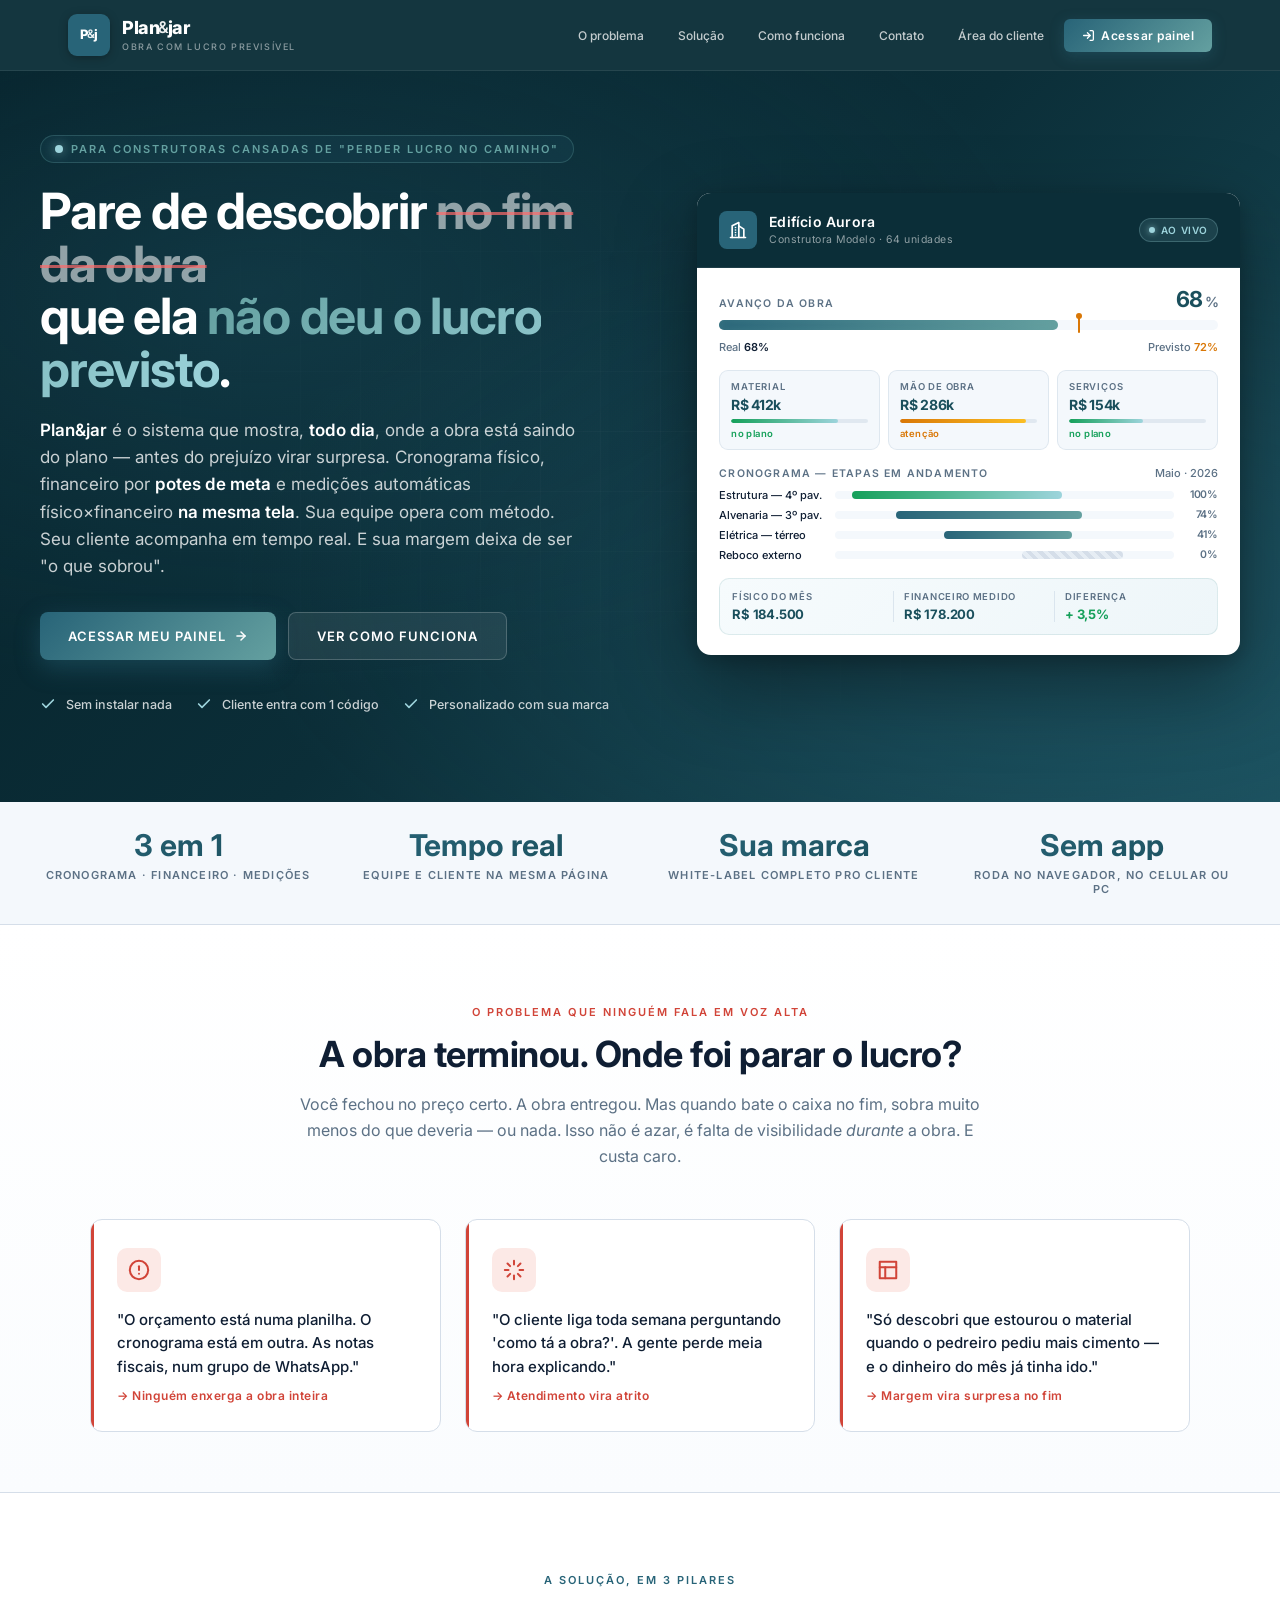
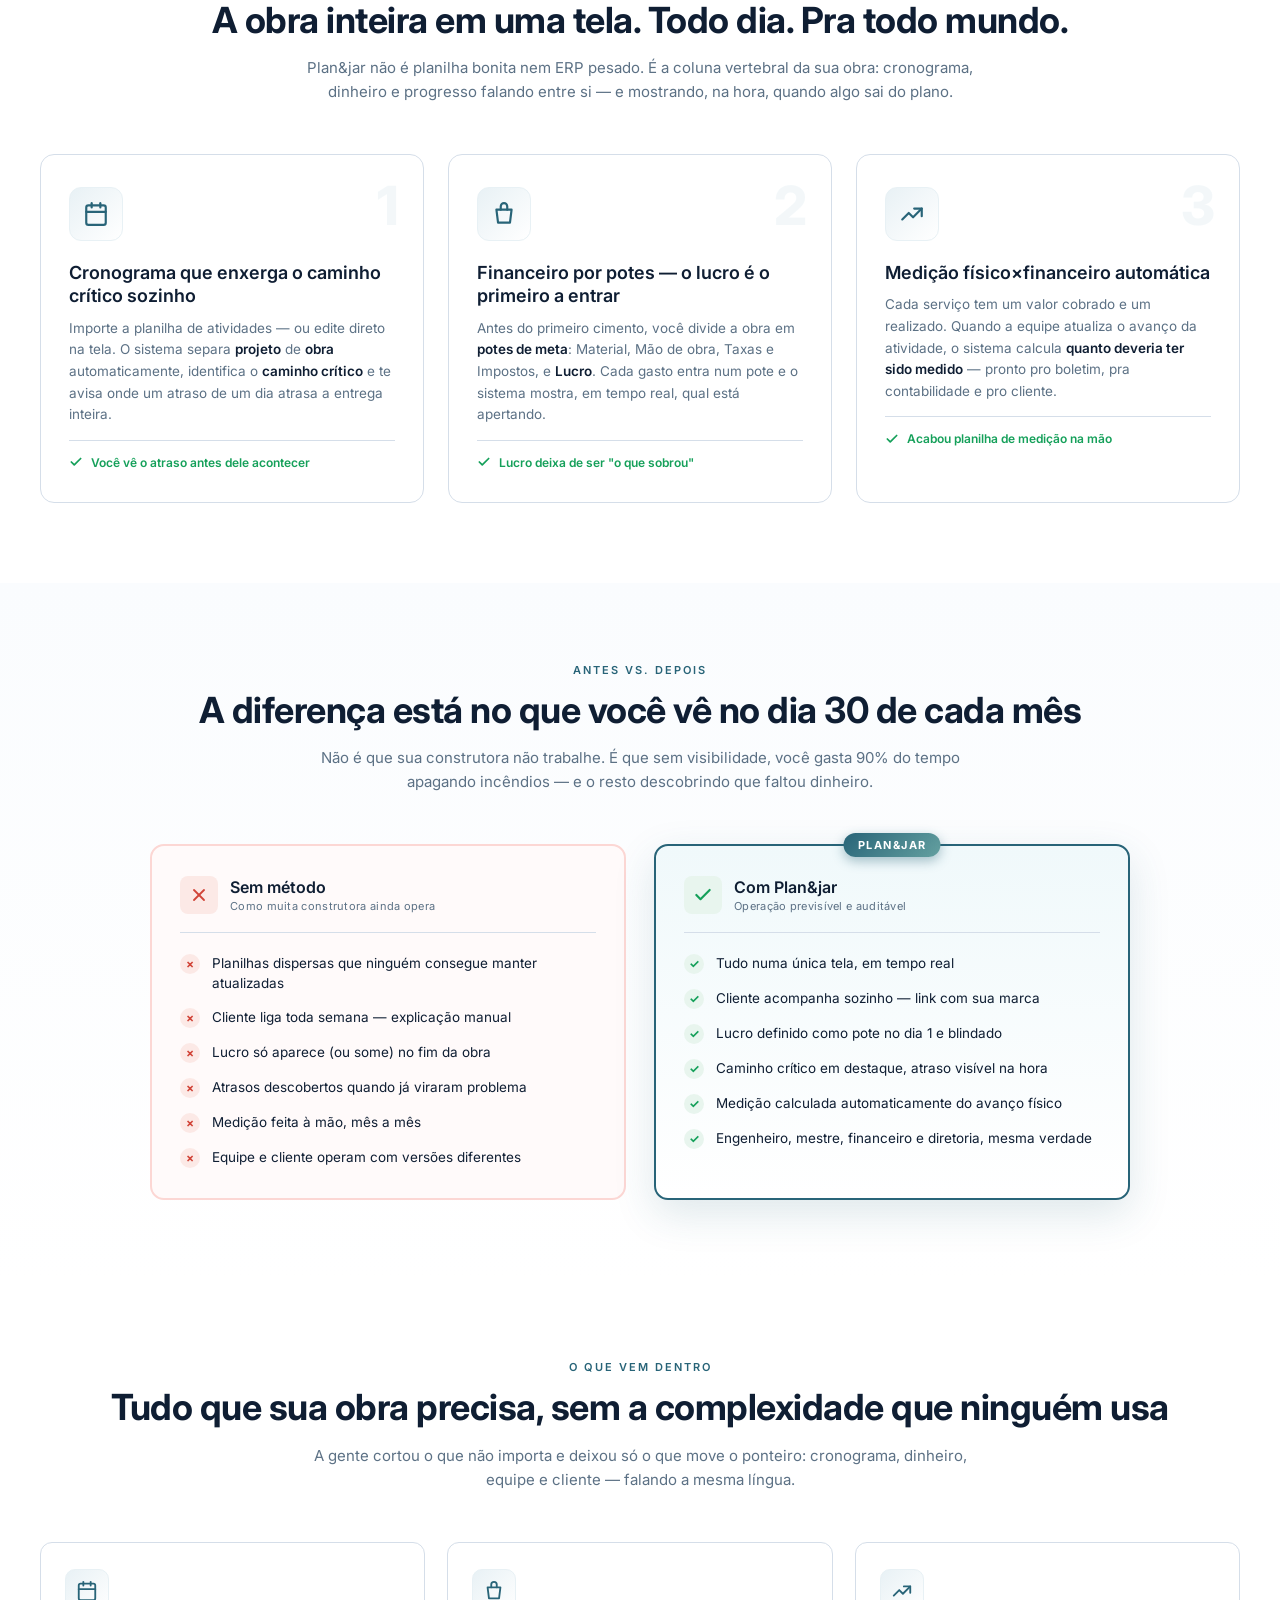
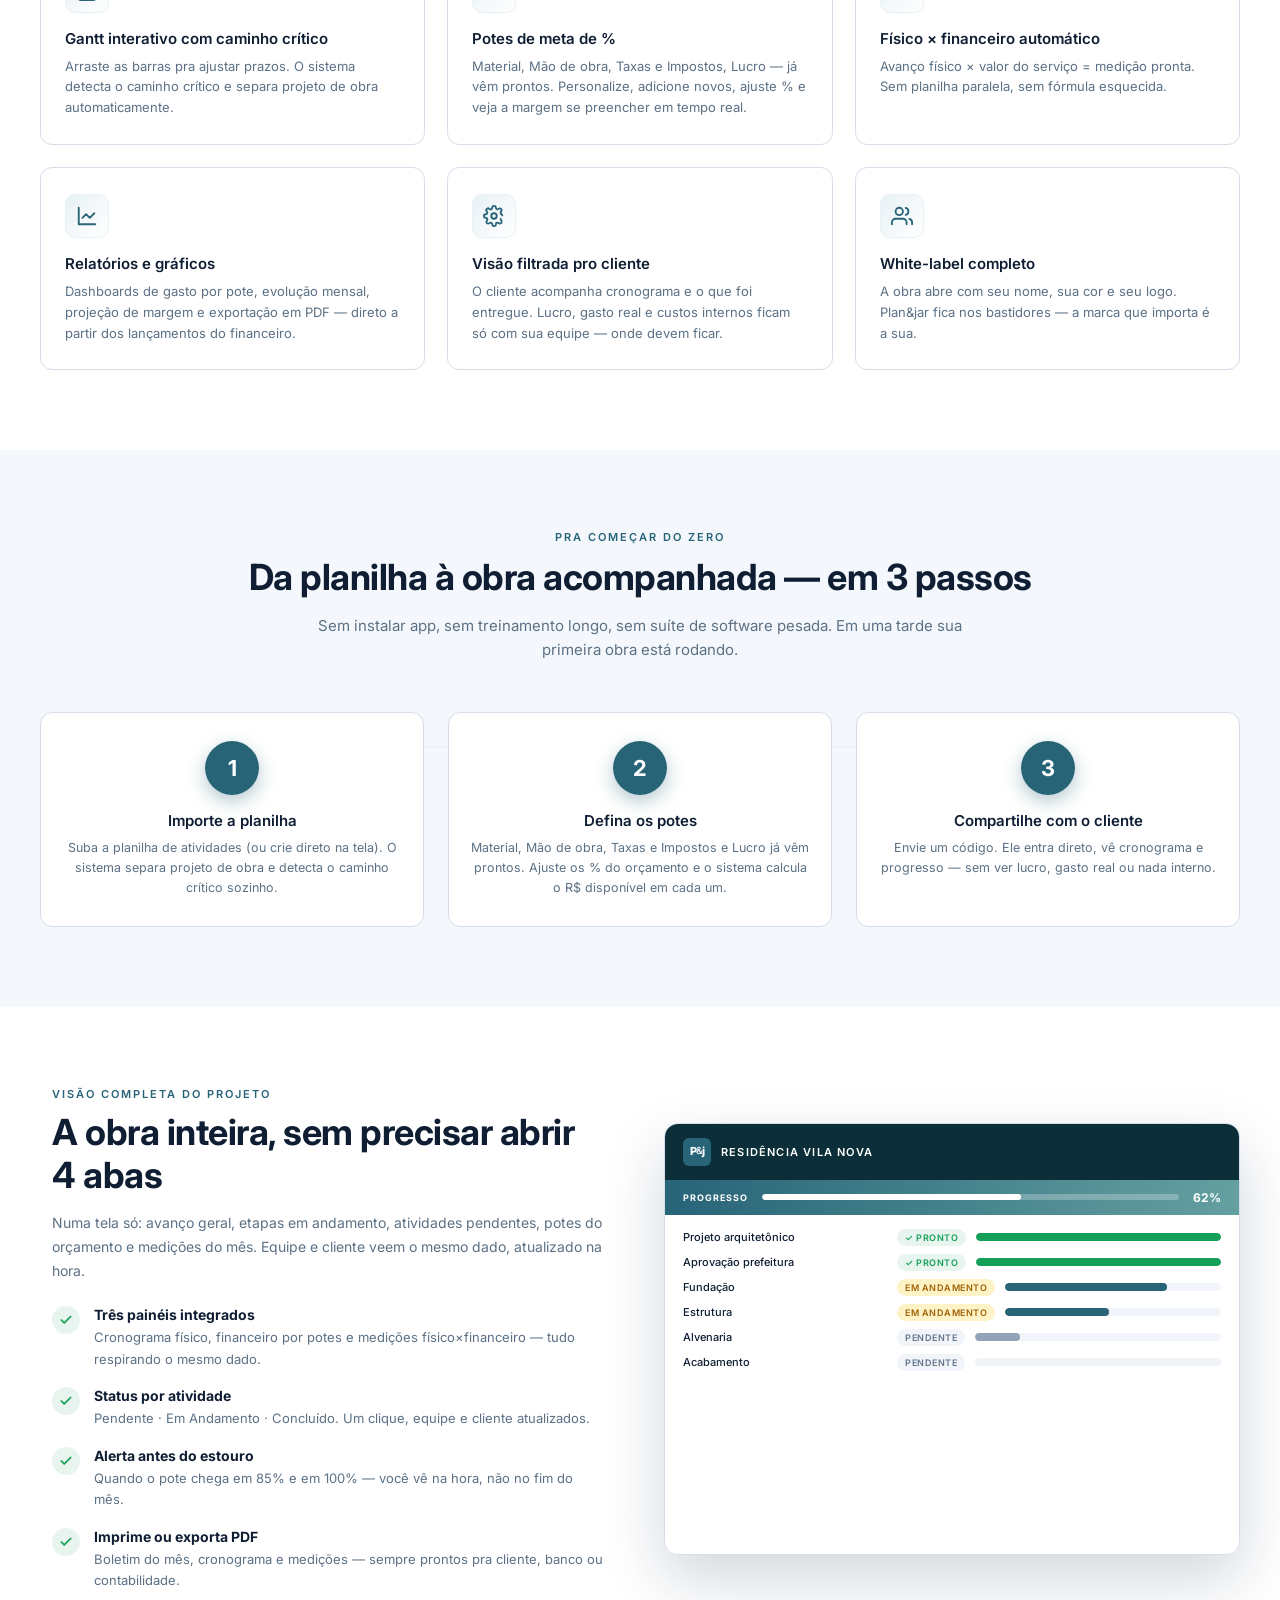
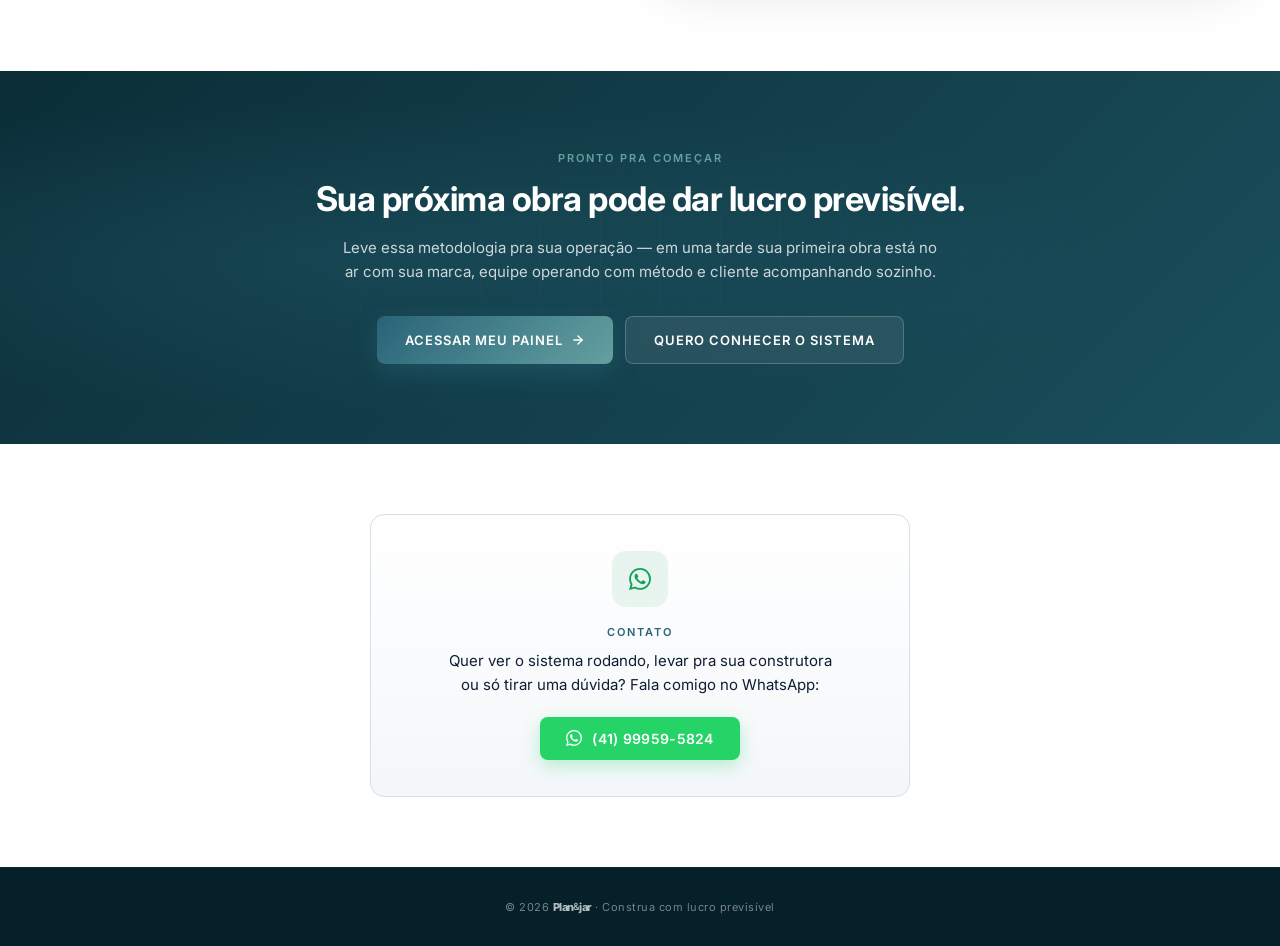
<file: empresa.html>
<!DOCTYPE html>
<html lang="pt-BR">
<head>
<meta charset="UTF-8">
<meta name="viewport" content="width=device-width, initial-scale=1.0">
<meta http-equiv="Cache-Control" content="no-cache, no-store, must-revalidate">
<meta http-equiv="Pragma" content="no-cache">
<meta http-equiv="Expires" content="0">
<meta name="version" content="2026-04-29-v4">
<title>Plan&amp;jar — A construtora para de perder dinheiro na obra</title>
<meta name="description" content="Plan&jar é o sistema que mostra, todo dia, onde sua obra está saindo do plano — antes do prejuízo aparecer. Cronograma, financeiro por potes e medições físico×financeiro em uma só tela.">
<link href="https://fonts.googleapis.com/css2?family=Inter:wght@300;400;500;600;700;800&display=swap" rel="stylesheet">
<style>
*,*::before,*::after{box-sizing:border-box;margin:0;padding:0}
:root{
  /* ═══════ PALETA UNIFICADA PLAN&JAR (idêntica ao index.html) ═══════ */
  --c-deep:#052028;          /* fundo escuro premium  */
  --c-navy:#0B2E38;          /* topbars/navs          */
  --c-teal:#1A4F5C;          /* primária escura       */
  --c-mid:#286478;           /* primária média        */
  --c-bright:#64A0A0;        /* hover/accent          */
  --c-light:#78B4B4;         /* destaque claro        */
  --c-cyan:#9DD4DC;          /* highlights/pulses     */

  /* Aliases legados — mantidos com novos valores pra não quebrar nada */
  --navy:#1A4F5C;            /* era #1C3D5A → c-teal  */
  --navy-dark:#0B2E38;       /* era #122738 → c-navy  */
  --navy-deeper:#052028;     /* era #0A1A26 → c-deep  */
  --navy-light:#286478;      /* era #2A5580 → c-mid   */
  --teal:#286478;            /* era #1A7A9A → c-mid   */
  --teal-light:#E8F1F5;      /* era #D6EEF6           */
  --teal-bright:#64A0A0;     /* era #22A0C4 → c-bright*/

  --green:#15A05A;--green-bg:#E8F5EE;--green-bright:#9DD4DC;
  --red:#D14438;--red-bg:#FCE9E6;
  --amber:#D97706;--amber-bg:#FEF3C7;
  --border:#D5DEE9;--bg:#F4F8FC;--white:#FFFFFF;
  --text:#0F1E33;--muted:#5C7185;--gray-bg:#F4F8FC;
}
html,body{overflow-x:hidden;scroll-behavior:smooth}
body{
  font-family:'Inter','Poppins',system-ui,sans-serif;
  color:var(--text);
  -webkit-font-smoothing:antialiased;
  background:var(--white);
}

@keyframes fadeUp{from{opacity:0;transform:translateY(20px)}to{opacity:1;transform:translateY(0)}}
@keyframes fadeIn{from{opacity:0}to{opacity:1}}
@keyframes shake{0%,100%{transform:translateX(0)}25%{transform:translateX(-6px)}75%{transform:translateX(6px)}}
@keyframes spin{to{transform:rotate(360deg)}}
@keyframes float{0%,100%{transform:translateY(0)}50%{transform:translateY(-8px)}}
@keyframes shimmer{0%{background-position:-200px 0}100%{background-position:200px 0}}
@keyframes slideDown{from{opacity:0;transform:translateY(-10px)}to{opacity:1;transform:translateY(0)}}
@keyframes pulse{0%,100%{opacity:1}50%{opacity:.55}}

/* ═══════════ LOGO Plan&jar (visualmente parece "Planejar") ═══════════ */
.logo-text{
  font-family:'Inter','Poppins',sans-serif;
  font-weight:800;
  letter-spacing:-.5px;
  line-height:1;
  display:inline-flex;
  align-items:baseline;
}
.logo-text .lp{}
.logo-text .lamp{
  font-weight:600;
  margin:0 -.05em;
  transform:translateY(-.06em);
  font-size:.9em;
  color:inherit;
  opacity:.92;
}
.logo-text .lj{}

/* ═══════════════════════ NAVBAR ═══════════════════════ */
.nav{
  position:sticky;top:0;z-index:100;
  background:rgba(11,46,56,.96);
  backdrop-filter:blur(12px);
  border-bottom:1px solid rgba(255,255,255,.08);
  transition:background .3s;
}
.nav-inner{
  max-width:1200px;margin:0 auto;padding:14px 28px;
  display:flex;align-items:center;gap:14px;
}
.nav-brand{display:flex;align-items:center;gap:12px;text-decoration:none;color:#fff}
.nav-logo{
  width:42px;height:42px;border-radius:9px;
  background:linear-gradient(135deg,var(--teal),var(--navy-light));
  display:flex;align-items:center;justify-content:center;
  color:#fff;
  box-shadow:0 2px 10px rgba(0,0,0,.3);
  font-size:13px;
}
.nav-brand-name{font-size:18px;color:#fff;line-height:1}
.nav-brand-tag{font-size:9px;color:rgba(255,255,255,.5);letter-spacing:1.6px;text-transform:uppercase;margin-top:4px;font-weight:500}
.nav-spacer{flex:1}
.nav-links{display:flex;align-items:center;gap:6px}
.nav-link{
  font-size:12px;font-weight:500;color:rgba(255,255,255,.75);text-decoration:none;
  padding:8px 14px;border-radius:6px;transition:all .2s;
}
.nav-link:hover{color:#fff;background:rgba(255,255,255,.06)}
.nav-cta{
  font-size:12px;font-weight:600;letter-spacing:.5px;
  background:linear-gradient(135deg,var(--teal),var(--teal-bright));
  color:#fff;text-decoration:none;
  padding:9px 18px;border-radius:6px;transition:all .2s;
  display:inline-flex;align-items:center;gap:6px;
  box-shadow:0 4px 14px rgba(40,100,120,.4);
}
.nav-cta:hover{transform:translateY(-1px);box-shadow:0 6px 20px rgba(40,100,120,.55)}
.nav-toggle{display:none;background:transparent;border:none;color:#fff;font-size:22px;cursor:pointer;padding:6px}

/* ═══════════════════════ HERO ═══════════════════════ */
.hero{
  position:relative;
  background:
    radial-gradient(ellipse at 20% 30%,rgba(40,100,120,.28),transparent 55%),
    radial-gradient(ellipse at 80% 70%,rgba(40,100,120,.32),transparent 55%),
    linear-gradient(135deg,var(--navy-deeper),var(--navy-dark) 50%,var(--navy));
  padding:64px 28px 90px;
  overflow:hidden;
}
.hero::before{
  content:"";position:absolute;inset:0;
  background-image:
    linear-gradient(rgba(255,255,255,.025) 1px,transparent 1px),
    linear-gradient(90deg,rgba(255,255,255,.025) 1px,transparent 1px);
  background-size:60px 60px;
  pointer-events:none;
  mask-image:radial-gradient(ellipse at center,black,transparent 75%);
}
.hero-inner{
  max-width:1200px;margin:0 auto;position:relative;
  display:grid;grid-template-columns:1.1fr 1fr;gap:60px;align-items:center;
}
.hero-text{animation:fadeUp .8s ease both}
.hero-eyebrow{
  display:inline-flex;align-items:center;gap:8px;
  font-size:11px;font-weight:600;letter-spacing:2px;text-transform:uppercase;
  color:var(--teal-bright);
  background:rgba(40,100,120,.15);
  border:1px solid rgba(100,160,160,.3);
  padding:6px 14px;border-radius:30px;
  margin-bottom:22px;
}
.hero-eyebrow .pulse{
  width:8px;height:8px;border-radius:50%;background:#9DD4DC;
  box-shadow:0 0 12px rgba(157,212,220,.7);
  animation:pulse 2s infinite;
}
.hero-title{
  font-size:50px;font-weight:700;line-height:1.05;color:#fff;
  letter-spacing:-1.2px;margin-bottom:22px;
}
.hero-title .accent{
  background:linear-gradient(135deg,var(--teal-bright),#9DD4DC);
  -webkit-background-clip:text;background-clip:text;color:transparent;
}
.hero-title .strike{
  position:relative;color:rgba(255,255,255,.55);
  text-decoration:line-through;
  text-decoration-color:rgba(255,107,107,.7);
  text-decoration-thickness:3px;
}
.hero-sub{
  font-size:17px;line-height:1.6;color:rgba(255,255,255,.78);
  margin-bottom:32px;max-width:540px;
}
.hero-sub strong{color:#fff;font-weight:600}
.hero-actions{display:flex;gap:12px;flex-wrap:wrap;margin-bottom:36px}
.btn-hero-primary{
  background:linear-gradient(135deg,var(--teal),var(--teal-bright));
  color:#fff;text-decoration:none;
  padding:15px 28px;border-radius:8px;
  font-size:13px;font-weight:600;letter-spacing:1px;text-transform:uppercase;
  display:inline-flex;align-items:center;gap:8px;
  box-shadow:0 8px 24px rgba(40,100,120,.45);
  transition:all .25s;
  border:none;cursor:pointer;font-family:inherit;
}
.btn-hero-primary:hover{transform:translateY(-2px);box-shadow:0 12px 30px rgba(40,100,120,.6)}
.btn-hero-secondary{
  background:rgba(255,255,255,.08);
  color:#fff;text-decoration:none;
  padding:15px 28px;border-radius:8px;
  font-size:13px;font-weight:600;letter-spacing:1px;text-transform:uppercase;
  display:inline-flex;align-items:center;gap:8px;
  border:1px solid rgba(255,255,255,.2);
  transition:all .25s;
}
.btn-hero-secondary:hover{background:rgba(255,255,255,.14);border-color:rgba(255,255,255,.4)}

.hero-badges{display:flex;gap:24px;flex-wrap:wrap}
.hero-badge{display:flex;align-items:center;gap:10px;color:rgba(255,255,255,.78);font-size:12.5px;font-weight:500}
.hero-badge svg{color:#9DD4DC;flex-shrink:0}

/* ═══════════════════ HERO DASHBOARD MOCKUP ═══════════════════ */
.dash-mock{
  background:#fff;border-radius:14px;
  box-shadow:0 30px 80px rgba(0,0,0,.4),0 6px 20px rgba(0,0,0,.2);
  overflow:hidden;
  animation:fadeUp .9s ease .1s both;
}
.dash-top{
  background:var(--navy-dark);padding:18px 22px;
  display:flex;align-items:center;gap:12px;
  border-bottom:1px solid rgba(255,255,255,.08);
}
.dash-top-icon{
  width:38px;height:38px;border-radius:8px;
  background:linear-gradient(135deg,var(--teal),var(--navy-light));
  display:flex;align-items:center;justify-content:center;color:#fff;
  flex-shrink:0;
}
.dash-top-text{flex:1;min-width:0}
.dash-top-title{
  font-size:14px;font-weight:600;color:#fff;letter-spacing:.2px;
  white-space:nowrap;overflow:hidden;text-overflow:ellipsis;
}
.dash-top-sub{
  font-size:10.5px;color:rgba(255,255,255,.55);
  margin-top:3px;letter-spacing:.5px;
  white-space:nowrap;overflow:hidden;text-overflow:ellipsis;
}
.dash-top-badge{
  display:inline-flex;align-items:center;gap:6px;
  font-size:10px;font-weight:600;letter-spacing:.6px;text-transform:uppercase;
  color:#9DD4DC;background:rgba(157,212,220,.12);
  padding:5px 9px;border-radius:20px;
  border:1px solid rgba(157,212,220,.25);
  flex-shrink:0;
}
.dash-top-badge .dot{
  width:6px;height:6px;border-radius:50%;background:#9DD4DC;
  box-shadow:0 0 6px rgba(157,212,220,.8);
  animation:pulse 1.6s ease-in-out infinite;
}

.dash-body{padding:18px 22px 20px;display:flex;flex-direction:column;gap:16px}
.dash-section{display:flex;flex-direction:column;gap:8px}

.dash-row{display:flex;align-items:baseline;justify-content:space-between;gap:10px}
.dash-row-sub{margin-top:2px}
.dash-label{
  font-size:10.5px;font-weight:600;letter-spacing:1.2px;
  text-transform:uppercase;color:var(--muted);
}
.dash-value{
  font-size:22px;font-weight:700;color:var(--navy);letter-spacing:-.5px;
}
.dash-value span{font-size:14px;color:var(--muted);margin-left:2px;font-weight:600}

.dash-progress{
  position:relative;height:10px;border-radius:6px;
  background:var(--gray-bg);overflow:visible;
}
.dash-progress-fill{
  height:100%;border-radius:6px;
  background:linear-gradient(90deg,var(--teal),var(--teal-bright));
  box-shadow:0 0 8px rgba(100,160,160,.3) inset;
  animation:dashGrow 1.4s cubic-bezier(.2,.8,.2,1) .4s both;
}
@keyframes dashGrow{from{width:0!important}}
.dash-progress-target{
  position:absolute;top:-3px;width:2px;height:16px;
  background:var(--amber);border-radius:1px;
}
.dash-progress-target::after{
  content:"";position:absolute;left:50%;top:-4px;
  width:6px;height:6px;border-radius:50%;background:var(--amber);
  transform:translateX(-50%);
}
.dash-mini{font-size:11px;color:var(--muted);font-weight:500}
.dash-mini strong{color:var(--text);font-weight:600}
.dash-mini-target strong{color:var(--amber)}

/* KPIs */
.dash-kpis{
  display:grid;grid-template-columns:repeat(3,1fr);gap:8px;
}
.dash-kpi{
  background:var(--gray-bg);border-radius:9px;padding:10px 11px;
  border:1px solid rgba(208,221,232,.6);
}
.dash-kpi-lbl{
  font-size:9.5px;font-weight:600;letter-spacing:.8px;text-transform:uppercase;
  color:var(--muted);margin-bottom:4px;
}
.dash-kpi-val{
  font-size:14px;font-weight:700;color:var(--navy);letter-spacing:-.3px;
  margin-bottom:6px;
}
.dash-kpi-bar{
  height:4px;border-radius:3px;background:rgba(208,221,232,.55);overflow:hidden;
}
.kbf{
  height:100%;border-radius:3px;
  background:linear-gradient(90deg,var(--green),var(--green-bright));
  animation:dashGrow 1.4s cubic-bezier(.2,.8,.2,1) .55s both;
}
.kbf-warn{background:linear-gradient(90deg,var(--amber),#FBBF24)}
.dash-kpi-hint{
  font-size:9.5px;font-weight:600;letter-spacing:.4px;
  margin-top:5px;
}
.dash-ok{color:var(--green)}
.dash-warn{color:var(--amber)}

/* Gantt */
.dash-gantt{display:flex;flex-direction:column;gap:6px}
.gantt-row{
  display:grid;grid-template-columns:108px 1fr 36px;
  align-items:center;gap:8px;
  font-size:11px;
}
.gantt-name{
  color:var(--text);font-weight:500;
  white-space:nowrap;overflow:hidden;text-overflow:ellipsis;
}
.gantt-track{
  position:relative;height:8px;border-radius:5px;
  background:var(--gray-bg);
}
.gantt-bar{
  position:absolute;top:0;height:100%;border-radius:5px;
  animation:dashGrow 1.4s cubic-bezier(.2,.8,.2,1) .7s both;
}
.gantt-done{background:linear-gradient(90deg,var(--green),var(--green-bright))}
.gantt-doing{background:linear-gradient(90deg,var(--teal),var(--teal-bright))}
.gantt-todo{background:repeating-linear-gradient(45deg,var(--border) 0 4px,#E6EDF4 4px 8px)}
.gantt-pct{
  font-size:10.5px;color:var(--muted);font-weight:600;
  text-align:right;letter-spacing:-.2px;
}

/* Físico × Financeiro */
.dash-fx{
  background:linear-gradient(135deg,#F6FBFD,#EEF6F9);
  border:1px solid rgba(100,160,160,.18);
  border-radius:10px;padding:12px;
}
.dash-fx-row{
  display:grid;grid-template-columns:repeat(3,1fr);gap:10px;
}
.dash-fx-cell{
  text-align:left;
}
.dash-fx-cell + .dash-fx-cell{
  border-left:1px solid rgba(208,221,232,.7);
  padding-left:10px;
}
.dash-fx-lbl{
  font-size:9.5px;font-weight:600;letter-spacing:.7px;text-transform:uppercase;
  color:var(--muted);margin-bottom:4px;
}
.dash-fx-val{
  font-size:13px;font-weight:700;color:var(--navy);letter-spacing:-.2px;
}
.dash-ok-val{color:var(--green)}

@media (max-width:560px){
  .gantt-row{grid-template-columns:88px 1fr 32px;font-size:10.5px}
  .dash-kpi-val{font-size:13px}
  .dash-fx-val{font-size:12px}
}

/* ═══════════════════════ DOR / PROBLEMA ═══════════════════════ */
.pain{
  background:linear-gradient(180deg,#FFFFFF 0%,#FAFCFE 100%);
  padding:80px 28px 60px;
  border-bottom:1px solid var(--border);
}
.pain-inner{max-width:1100px;margin:0 auto;text-align:center}
.pain-eyebrow{
  font-size:11px;font-weight:600;letter-spacing:2px;text-transform:uppercase;
  color:var(--red);margin-bottom:14px;
}
.pain-title{
  font-size:36px;font-weight:700;line-height:1.2;color:var(--text);
  margin-bottom:16px;letter-spacing:-.5px;
}
.pain-sub{
  font-size:16px;color:var(--muted);line-height:1.6;
  max-width:680px;margin:0 auto 50px;
}
.pain-grid{
  display:grid;grid-template-columns:repeat(3,1fr);gap:24px;
  text-align:left;
}
.pain-card{
  background:#fff;border:1px solid var(--border);
  border-radius:12px;padding:28px 26px;
  position:relative;overflow:hidden;
  transition:all .25s;
}
.pain-card:hover{transform:translateY(-3px);box-shadow:0 14px 36px rgba(192,57,43,.10)}
.pain-card::before{
  content:"";position:absolute;left:0;top:0;bottom:0;width:3px;
  background:var(--red);
}
.pain-card-icon{
  width:44px;height:44px;border-radius:10px;
  background:var(--red-bg);color:var(--red);
  display:flex;align-items:center;justify-content:center;
  margin-bottom:16px;
}
.pain-card-quote{
  font-size:15px;line-height:1.55;color:var(--text);
  font-weight:500;margin-bottom:10px;
}
.pain-card-cost{
  font-size:12px;color:var(--red);font-weight:600;
  letter-spacing:.5px;
}

/* ═══════════════════════ TRUST BAR ═══════════════════════ */
.trust{
  background:var(--gray-bg);padding:28px;
  border-bottom:1px solid var(--border);
}
.trust-inner{
  max-width:1200px;margin:0 auto;
  display:grid;grid-template-columns:repeat(4,1fr);gap:32px;
}
.trust-item{text-align:center}
.trust-num{
  font-size:30px;font-weight:700;line-height:1;
  background:linear-gradient(135deg,var(--teal),var(--navy));
  -webkit-background-clip:text;background-clip:text;color:transparent;
}
.trust-lbl{
  font-size:11px;font-weight:600;color:var(--muted);
  letter-spacing:1.2px;text-transform:uppercase;margin-top:8px;
}

/* ═══════════════════════ SECTION TITLES ═══════════════════════ */
.section{padding:80px 28px}
.section-inner{max-width:1200px;margin:0 auto}
.sec-eyebrow{
  font-size:11px;font-weight:600;letter-spacing:2px;text-transform:uppercase;
  color:var(--teal);margin-bottom:12px;text-align:center;
}
.sec-title{
  font-size:36px;font-weight:700;line-height:1.2;color:var(--text);
  text-align:center;margin-bottom:14px;letter-spacing:-.5px;
}
.sec-sub{
  font-size:15px;color:var(--muted);line-height:1.6;
  text-align:center;max-width:680px;margin:0 auto 50px;
}

/* ═══════════════════════ SOLUÇÃO (3 PILARES) ═══════════════════════ */
.solution{background:#fff}
.pillars{
  display:grid;grid-template-columns:repeat(3,1fr);gap:24px;
}
.pillar{
  background:#fff;border-radius:14px;padding:32px 28px;
  border:1px solid var(--border);
  transition:all .3s;position:relative;overflow:hidden;
}
.pillar:hover{transform:translateY(-4px);box-shadow:0 18px 44px rgba(10,30,60,.08);border-color:var(--teal-light)}
.pillar-num{
  position:absolute;top:24px;right:24px;
  font-size:54px;font-weight:800;line-height:1;
  color:var(--teal-light);opacity:.5;
}
.pillar-icon{
  width:54px;height:54px;border-radius:12px;
  background:linear-gradient(135deg,var(--teal-light),#fff);
  border:1px solid var(--teal-light);
  display:flex;align-items:center;justify-content:center;
  color:var(--teal);margin-bottom:20px;
}
.pillar-title{font-size:18px;font-weight:600;color:var(--text);margin-bottom:10px;line-height:1.3}
.pillar-text{font-size:13.5px;color:var(--muted);line-height:1.6;margin-bottom:14px}
.pillar-text strong{color:var(--text);font-weight:600}
.pillar-result{
  font-size:12px;color:var(--green);font-weight:600;
  display:flex;align-items:center;gap:8px;
  padding-top:14px;border-top:1px solid var(--border);
}

/* ═══════════════════════ FEATURES ═══════════════════════ */
.features-grid{
  display:grid;grid-template-columns:repeat(3,1fr);gap:22px;
}
.feature{
  background:#fff;border-radius:12px;padding:26px 24px;
  border:1px solid var(--border);
  transition:all .3s;
}
.feature:hover{transform:translateY(-3px);box-shadow:0 14px 36px rgba(10,30,60,.08);border-color:var(--teal-light)}
.feature-icon{
  width:44px;height:44px;border-radius:10px;
  background:linear-gradient(135deg,var(--teal-light),#fff);
  border:1px solid var(--teal-light);
  display:flex;align-items:center;justify-content:center;
  color:var(--teal);margin-bottom:16px;
}
.feature-title{font-size:15px;font-weight:600;color:var(--text);margin-bottom:8px}
.feature-text{font-size:13px;color:var(--muted);line-height:1.6}

/* ═══════════════════════ HOW IT WORKS ═══════════════════════ */
.how{background:var(--gray-bg)}
.steps{display:grid;grid-template-columns:repeat(3,1fr);gap:24px;position:relative}
.steps::before{
  content:"";position:absolute;top:34px;left:18%;right:18%;height:2px;
  background:linear-gradient(90deg,transparent,var(--teal-light),var(--teal-light),transparent);
  z-index:0;
}
.step{
  background:#fff;border-radius:12px;padding:28px 22px;
  border:1px solid var(--border);position:relative;z-index:1;
  text-align:center;
}
.step-num{
  width:54px;height:54px;border-radius:50%;
  background:linear-gradient(135deg,var(--teal),var(--navy-light));
  color:#fff;font-size:22px;font-weight:700;
  display:flex;align-items:center;justify-content:center;
  margin:0 auto 16px;box-shadow:0 6px 18px rgba(40,100,120,.35);
}
.step-title{font-size:15px;font-weight:600;color:var(--text);margin-bottom:8px}
.step-text{font-size:12.5px;color:var(--muted);line-height:1.6}

/* ═══════════════════════ SHOWCASE ═══════════════════════ */
.showcase-grid{
  display:grid;grid-template-columns:1fr 1fr;gap:48px;align-items:center;
}
.showcase-text{padding:0 12px}
.showcase-list{display:flex;flex-direction:column;gap:18px;margin-top:24px}
.showcase-item{display:flex;gap:14px;align-items:flex-start}
.showcase-check{
  width:28px;height:28px;border-radius:50%;
  background:var(--green-bg);color:var(--green);
  display:flex;align-items:center;justify-content:center;
  flex-shrink:0;
}
.showcase-item-text strong{display:block;font-size:14px;color:var(--text);margin-bottom:3px}
.showcase-item-text span{font-size:13px;color:var(--muted);line-height:1.5}

.showcase-visual{
  position:relative;border-radius:14px;overflow:hidden;
  box-shadow:0 24px 60px rgba(10,30,60,.18);
  background:#fff;border:1px solid var(--border);
  aspect-ratio:4/3;
}
.float-anim{animation:float 6s ease-in-out infinite}
/* Mock dashboard */
.mock{padding:0;height:100%;display:flex;flex-direction:column;background:#fff}
.mock-header{
  background:var(--navy-dark);padding:14px 18px;
  display:flex;align-items:center;gap:10px;
}
.mock-header-logo{
  width:28px;height:28px;border-radius:6px;
  background:linear-gradient(135deg,var(--teal),var(--navy-light));
  display:flex;align-items:center;justify-content:center;color:#fff;font-weight:700;font-size:11px;
}
.mock-header-text{flex:1;font-size:11px;color:#fff;font-weight:600;letter-spacing:1.2px}
.mock-progress{
  background:linear-gradient(90deg,var(--teal),var(--teal-bright));
  padding:10px 18px;display:flex;align-items:center;gap:14px;
}
.mock-progress-lbl{font-size:9px;font-weight:700;color:#fff;letter-spacing:1px;text-transform:uppercase}
.mock-progress-bar{flex:1;height:6px;background:rgba(255,255,255,.25);border-radius:3px;overflow:hidden;position:relative}
.mock-progress-fill{
  height:100%;width:62%;background:#fff;border-radius:3px;position:relative;overflow:hidden;
}
.mock-progress-fill::after{
  content:"";position:absolute;inset:0;
  background:linear-gradient(90deg,transparent,rgba(255,255,255,.7),transparent);
  background-size:80px 100%;animation:shimmer 2s infinite;
}
.mock-progress-pct{font-size:12px;font-weight:700;color:#fff}
.mock-body{flex:1;padding:14px 18px;display:flex;flex-direction:column;gap:8px;overflow:hidden}
.mock-row{display:flex;align-items:center;gap:10px;font-size:11px}
.mock-row-name{flex:0 0 38%;color:var(--text);font-weight:500;white-space:nowrap;overflow:hidden;text-overflow:ellipsis}
.mock-pill{
  font-size:9px;font-weight:600;padding:3px 8px;border-radius:10px;
  letter-spacing:.5px;text-transform:uppercase;flex-shrink:0;
}
.mock-pill.done{background:var(--green-bg);color:var(--green)}
.mock-pill.prog{background:#FEF3C7;color:#A16207}
.mock-pill.pend{background:#F1F5F9;color:#64748B}
.mock-bar-track{flex:1;height:8px;background:#F1F5F9;border-radius:4px;overflow:hidden}
.mock-bar-fill{height:100%;border-radius:4px}
.mock-bar-fill.b1{width:100%;background:var(--green)}
.mock-bar-fill.b2{width:75%;background:var(--teal)}
.mock-bar-fill.b3{width:48%;background:var(--teal)}
.mock-bar-fill.b4{width:18%;background:#94A3B8}

/* ═══════════════════════ COMPARAÇÃO ═══════════════════════ */
.compare{background:linear-gradient(180deg,#FAFCFE 0%,#fff 100%)}
.compare-grid{
  display:grid;grid-template-columns:1fr 1fr;gap:28px;
  max-width:980px;margin:0 auto;
}
.compare-col{
  background:#fff;border-radius:14px;padding:30px 28px;
  border:2px solid var(--border);
}
.compare-col.bad{
  background:#FFFAFA;border-color:#FCD7D4;
}
.compare-col.good{
  background:linear-gradient(180deg,#F0F9FB 0%,#fff 100%);
  border-color:var(--teal);
  box-shadow:0 14px 40px rgba(40,100,120,.15);
  position:relative;
}
.compare-col.good::before{
  content:"Plan&jar";font-family:'Inter','Poppins',sans-serif;
  position:absolute;top:-13px;left:50%;transform:translateX(-50%);
  background:linear-gradient(135deg,var(--teal),var(--teal-bright));
  color:#fff;font-size:11px;font-weight:700;
  padding:5px 14px;border-radius:14px;letter-spacing:1.5px;text-transform:uppercase;
  box-shadow:0 4px 12px rgba(40,100,120,.4);
}
.compare-head{
  display:flex;align-items:center;gap:12px;margin-bottom:20px;
  padding-bottom:18px;border-bottom:1px solid var(--border);
}
.compare-head-icon{
  width:38px;height:38px;border-radius:8px;
  display:flex;align-items:center;justify-content:center;
}
.compare-col.bad .compare-head-icon{background:var(--red-bg);color:var(--red)}
.compare-col.good .compare-head-icon{background:var(--green-bg);color:var(--green)}
.compare-head-title{font-size:16px;font-weight:600;color:var(--text)}
.compare-head-sub{font-size:11px;color:var(--muted);margin-top:2px;letter-spacing:.3px}
.compare-list{display:flex;flex-direction:column;gap:14px}
.compare-item{display:flex;gap:12px;align-items:flex-start;font-size:13.5px;color:var(--text);line-height:1.5}
.compare-item-mark{
  flex-shrink:0;width:20px;height:20px;border-radius:50%;
  display:flex;align-items:center;justify-content:center;font-weight:700;
  font-size:12px;margin-top:1px;
}
.compare-col.bad .compare-item-mark{background:var(--red-bg);color:var(--red)}
.compare-col.good .compare-item-mark{background:var(--green-bg);color:var(--green)}

/* ═══════════════════════ CTA ═══════════════════════ */
.cta{
  background:
    radial-gradient(ellipse at 30% 50%,rgba(40,100,120,.30),transparent 60%),
    linear-gradient(135deg,var(--navy-dark),var(--navy));
  padding:80px 28px;text-align:center;color:#fff;
  position:relative;overflow:hidden;
}
.cta::before{
  content:"";position:absolute;inset:0;
  background-image:
    linear-gradient(rgba(255,255,255,.025) 1px,transparent 1px),
    linear-gradient(90deg,rgba(255,255,255,.025) 1px,transparent 1px);
  background-size:60px 60px;
  pointer-events:none;
  mask-image:radial-gradient(ellipse at center,black,transparent 70%);
}
.cta-inner{max-width:760px;margin:0 auto;position:relative}
.cta-eyebrow{
  font-size:11px;font-weight:600;letter-spacing:2px;text-transform:uppercase;
  color:var(--teal-bright);margin-bottom:14px;
}
.cta-title{
  font-size:34px;font-weight:700;line-height:1.2;
  color:#fff;margin-bottom:16px;letter-spacing:-.5px;
}
.cta-sub{
  font-size:15px;color:rgba(255,255,255,.78);line-height:1.6;
  max-width:600px;margin:0 auto 32px;
}
.cta-buttons{display:flex;gap:12px;flex-wrap:wrap;justify-content:center}

/* ═══════════════════════ CONTATO ═══════════════════════ */
.contact{padding:70px 28px}
.contact-inner{max-width:1200px;margin:0 auto}
.contact-narrow{max-width:540px;margin:0 auto}
.contact-card{
  background:linear-gradient(180deg,#fff 0%,#F4F7FA 100%);
  border:1px solid var(--border);border-radius:14px;
  padding:36px;text-align:center;
}
.contact-icon{
  width:56px;height:56px;border-radius:14px;
  display:flex;align-items:center;justify-content:center;
  margin:0 auto 18px;
}
.contact-title{font-size:11px;font-weight:600;letter-spacing:2px;text-transform:uppercase;color:var(--teal);margin-bottom:10px}
.contact-text{font-size:15px;color:var(--text);line-height:1.6;margin-bottom:20px}
.wa-btn{
  display:inline-flex;align-items:center;gap:10px;
  background:#25D366;color:#fff;text-decoration:none;
  padding:13px 26px;border-radius:8px;
  font-size:14px;font-weight:600;letter-spacing:.3px;
  box-shadow:0 6px 18px rgba(37,211,102,.3);
  transition:all .2s;
}
.wa-btn:hover{transform:translateY(-2px);box-shadow:0 10px 24px rgba(37,211,102,.45);background:#22c35e}

/* ═══════════════════════ FOOTER ═══════════════════════ */
.footer{
  background:var(--navy-deeper);padding:32px 28px;
  display:flex;justify-content:center;align-items:center;
  border-top:1px solid rgba(255,255,255,.05);
}
.footer-text{font-size:11px;color:rgba(255,255,255,.45);letter-spacing:.5px;text-align:center}

/* ═══════════════════════ RESPONSIVE ═══════════════════════ */
@media (max-width:980px){
  .hero-inner{grid-template-columns:1fr;gap:40px}
  .hero-title{font-size:38px}
  .pillars{grid-template-columns:1fr}
  .features-grid{grid-template-columns:1fr 1fr}
  .pain-grid{grid-template-columns:1fr}
  .steps{grid-template-columns:1fr}
  .steps::before{display:none}
  .showcase-grid{grid-template-columns:1fr;gap:32px}
  .compare-grid{grid-template-columns:1fr}
  .trust-inner{grid-template-columns:repeat(2,1fr);gap:24px}
}
@media (max-width:640px){
  .nav-links{display:none}
  .nav-links.open{display:flex;position:absolute;top:100%;left:0;right:0;background:var(--navy-dark);flex-direction:column;padding:14px;gap:4px;border-bottom:1px solid rgba(255,255,255,.08);animation:slideDown .25s ease}
  .nav-links.open .nav-link,.nav-links.open .nav-cta{width:100%;text-align:center;justify-content:center}
  .nav-toggle{display:block}
  .hero{padding:50px 20px 60px}
  .hero-title{font-size:30px}
  .hero-sub{font-size:14px}
  .section,.pain{padding:60px 20px}
  .sec-title,.pain-title{font-size:26px}
  .features-grid{grid-template-columns:1fr}
  .cta-title{font-size:24px}
  .trust-num{font-size:24px}
  .nav-brand-name{font-size:16px}
}
</style>
</head>
<body>

<!-- ═══════════════════ NAVBAR ═══════════════════ -->
<nav class="nav">
  <div class="nav-inner">
    <a href="#top" class="nav-brand">
      <div class="nav-logo">
        <span class="logo-text" style="font-size:13px"><span class="lp">P</span><span class="lamp">&amp;</span><span class="lj">j</span></span>
      </div>
      <div>
        <div class="nav-brand-name">
          <span class="logo-text"><span class="lp">Plan</span><span class="lamp">&amp;</span><span class="lj">jar</span></span>
        </div>
        <div class="nav-brand-tag">obra com lucro previsível</div>
      </div>
    </a>
    <div class="nav-spacer"></div>
    <button class="nav-toggle" id="nav-toggle" aria-label="Menu">☰</button>
    <div class="nav-links" id="nav-links">
      <a href="#problema" class="nav-link">O problema</a>
      <a href="#solucao" class="nav-link">Solução</a>
      <a href="#how" class="nav-link">Como funciona</a>
      <a href="#contato" class="nav-link">Contato</a>
      <a href="index.html" class="nav-link">Área do cliente</a>
      <a href="admin.html" class="nav-cta">
        <svg width="13" height="13" viewBox="0 0 24 24" fill="none" stroke="currentColor" stroke-width="2.4" stroke-linecap="round" stroke-linejoin="round"><path d="M15 3h4a2 2 0 0 1 2 2v14a2 2 0 0 1-2 2h-4"/><polyline points="10 17 15 12 10 7"/><line x1="15" y1="12" x2="3" y2="12"/></svg>
        Acessar painel
      </a>
    </div>
  </div>
</nav>

<!-- ═══════════════════ HERO ═══════════════════ -->
<section class="hero" id="top">
  <div class="hero-inner">
    <div class="hero-text">
      <div class="hero-eyebrow">
        <span class="pulse"></span>
        Para construtoras cansadas de "perder lucro no caminho"
      </div>
      <h1 class="hero-title">
        Pare de descobrir <span class="strike">no fim da obra</span><br>
        que ela <span class="accent">não deu o lucro previsto</span>.
      </h1>
      <p class="hero-sub">
        <strong>Plan&amp;jar</strong> é o sistema que mostra, <strong>todo dia</strong>, onde a obra está saindo do plano — antes do prejuízo virar surpresa. Cronograma físico, financeiro por <strong>potes de meta</strong> e medições automáticas físico×financeiro <strong>na mesma tela</strong>. Sua equipe opera com método. Seu cliente acompanha em tempo real. E sua margem deixa de ser "o que sobrou".
      </p>
      <div class="hero-actions">
        <a href="admin.html" class="btn-hero-primary">
          Acessar meu painel
          <svg width="14" height="14" viewBox="0 0 24 24" fill="none" stroke="currentColor" stroke-width="2.5" stroke-linecap="round" stroke-linejoin="round"><line x1="5" y1="12" x2="19" y2="12"/><polyline points="12 5 19 12 12 19"/></svg>
        </a>
        <a href="#solucao" class="btn-hero-secondary">Ver como funciona</a>
      </div>
      <div class="hero-badges">
        <div class="hero-badge">
          <svg width="16" height="16" viewBox="0 0 24 24" fill="none" stroke="currentColor" stroke-width="2.5" stroke-linecap="round" stroke-linejoin="round"><polyline points="20 6 9 17 4 12"/></svg>
          Sem instalar nada
        </div>
        <div class="hero-badge">
          <svg width="16" height="16" viewBox="0 0 24 24" fill="none" stroke="currentColor" stroke-width="2.5" stroke-linecap="round" stroke-linejoin="round"><polyline points="20 6 9 17 4 12"/></svg>
          Cliente entra com 1 código
        </div>
        <div class="hero-badge">
          <svg width="16" height="16" viewBox="0 0 24 24" fill="none" stroke="currentColor" stroke-width="2.5" stroke-linecap="round" stroke-linejoin="round"><polyline points="20 6 9 17 4 12"/></svg>
          Personalizado com sua marca
        </div>
      </div>
    </div>

    <!-- DASHBOARD MOCKUP -->
    <div class="dash-mock" aria-hidden="true">
      <div class="dash-top">
        <div class="dash-top-icon">
          <svg width="20" height="20" viewBox="0 0 24 24" fill="none" stroke="currentColor" stroke-width="2" stroke-linecap="round" stroke-linejoin="round"><path d="M3 21h18"/><path d="M5 21V7l8-4v18"/><path d="M19 21V11l-6-4"/><path d="M9 9v.01"/><path d="M9 12v.01"/><path d="M9 15v.01"/><path d="M9 18v.01"/></svg>
        </div>
        <div class="dash-top-text">
          <div class="dash-top-title">Edifício Aurora</div>
          <div class="dash-top-sub">Construtora Modelo · 64 unidades</div>
        </div>
        <div class="dash-top-badge"><span class="dot"></span>Ao vivo</div>
      </div>

      <div class="dash-body">
        <!-- PROGRESSO GERAL -->
        <div class="dash-section">
          <div class="dash-row">
            <div class="dash-label">Avanço da obra</div>
            <div class="dash-value">68<span>%</span></div>
          </div>
          <div class="dash-progress">
            <div class="dash-progress-fill" style="width:68%"></div>
            <div class="dash-progress-target" style="left:72%" title="Meta de hoje"></div>
          </div>
          <div class="dash-row dash-row-sub">
            <span class="dash-mini">Real <strong>68%</strong></span>
            <span class="dash-mini dash-mini-target">Previsto <strong>72%</strong></span>
          </div>
        </div>

        <!-- KPIs / POTES -->
        <div class="dash-kpis">
          <div class="dash-kpi">
            <div class="dash-kpi-lbl">Material</div>
            <div class="dash-kpi-val">R$ 412k</div>
            <div class="dash-kpi-bar"><div class="kbf" style="width:78%"></div></div>
            <div class="dash-kpi-hint dash-ok">no plano</div>
          </div>
          <div class="dash-kpi">
            <div class="dash-kpi-lbl">Mão de obra</div>
            <div class="dash-kpi-val">R$ 286k</div>
            <div class="dash-kpi-bar"><div class="kbf kbf-warn" style="width:92%"></div></div>
            <div class="dash-kpi-hint dash-warn">atenção</div>
          </div>
          <div class="dash-kpi">
            <div class="dash-kpi-lbl">Serviços</div>
            <div class="dash-kpi-val">R$ 154k</div>
            <div class="dash-kpi-bar"><div class="kbf" style="width:54%"></div></div>
            <div class="dash-kpi-hint dash-ok">no plano</div>
          </div>
        </div>

        <!-- MINI CRONOGRAMA -->
        <div class="dash-section">
          <div class="dash-row">
            <div class="dash-label">Cronograma — etapas em andamento</div>
            <div class="dash-mini">Maio · 2026</div>
          </div>
          <div class="dash-gantt">
            <div class="gantt-row">
              <span class="gantt-name">Estrutura — 4º pav.</span>
              <div class="gantt-track"><div class="gantt-bar gantt-done" style="left:5%;width:62%"></div></div>
              <span class="gantt-pct">100%</span>
            </div>
            <div class="gantt-row">
              <span class="gantt-name">Alvenaria — 3º pav.</span>
              <div class="gantt-track"><div class="gantt-bar gantt-doing" style="left:18%;width:55%"></div></div>
              <span class="gantt-pct">74%</span>
            </div>
            <div class="gantt-row">
              <span class="gantt-name">Elétrica — térreo</span>
              <div class="gantt-track"><div class="gantt-bar gantt-doing" style="left:32%;width:38%"></div></div>
              <span class="gantt-pct">41%</span>
            </div>
            <div class="gantt-row">
              <span class="gantt-name">Reboco externo</span>
              <div class="gantt-track"><div class="gantt-bar gantt-todo" style="left:55%;width:30%"></div></div>
              <span class="gantt-pct">0%</span>
            </div>
          </div>
        </div>

        <!-- FÍSICO × FINANCEIRO -->
        <div class="dash-fx">
          <div class="dash-fx-row">
            <div class="dash-fx-cell">
              <div class="dash-fx-lbl">Físico do mês</div>
              <div class="dash-fx-val">R$ 184.500</div>
            </div>
            <div class="dash-fx-cell">
              <div class="dash-fx-lbl">Financeiro medido</div>
              <div class="dash-fx-val">R$ 178.200</div>
            </div>
            <div class="dash-fx-cell">
              <div class="dash-fx-lbl">Diferença</div>
              <div class="dash-fx-val dash-ok-val">+ 3,5%</div>
            </div>
          </div>
        </div>
      </div>
    </div>
  </div>
</section>

<!-- ═══════════════════ TRUST BAR ═══════════════════ -->
<section class="trust">
  <div class="trust-inner">
    <div class="trust-item">
      <div class="trust-num">3 em 1</div>
      <div class="trust-lbl">Cronograma · Financeiro · Medições</div>
    </div>
    <div class="trust-item">
      <div class="trust-num">Tempo real</div>
      <div class="trust-lbl">Equipe e cliente na mesma página</div>
    </div>
    <div class="trust-item">
      <div class="trust-num">Sua marca</div>
      <div class="trust-lbl">White-label completo pro cliente</div>
    </div>
    <div class="trust-item">
      <div class="trust-num">Sem app</div>
      <div class="trust-lbl">Roda no navegador, no celular ou PC</div>
    </div>
  </div>
</section>

<!-- ═══════════════════ DOR / PROBLEMA ═══════════════════ -->
<section class="pain" id="problema">
  <div class="pain-inner">
    <div class="pain-eyebrow">O problema que ninguém fala em voz alta</div>
    <h2 class="pain-title">A obra terminou. Onde foi parar o lucro?</h2>
    <p class="pain-sub">
      Você fechou no preço certo. A obra entregou. Mas quando bate o caixa no fim, sobra muito menos do que deveria — ou nada. Isso não é azar, é falta de visibilidade <em>durante</em> a obra. E custa caro.
    </p>

    <div class="pain-grid">
      <div class="pain-card">
        <div class="pain-card-icon">
          <svg width="22" height="22" viewBox="0 0 24 24" fill="none" stroke="currentColor" stroke-width="2.2" stroke-linecap="round" stroke-linejoin="round"><circle cx="12" cy="12" r="10"/><path d="M12 8v4"/><path d="M12 16h.01"/></svg>
        </div>
        <div class="pain-card-quote">"O orçamento está numa planilha. O cronograma está em outra. As notas fiscais, num grupo de WhatsApp."</div>
        <div class="pain-card-cost">→ Ninguém enxerga a obra inteira</div>
      </div>

      <div class="pain-card">
        <div class="pain-card-icon">
          <svg width="22" height="22" viewBox="0 0 24 24" fill="none" stroke="currentColor" stroke-width="2.2" stroke-linecap="round" stroke-linejoin="round"><line x1="12" y1="2" x2="12" y2="6"/><line x1="12" y1="18" x2="12" y2="22"/><line x1="4.93" y1="4.93" x2="7.76" y2="7.76"/><line x1="16.24" y1="16.24" x2="19.07" y2="19.07"/><line x1="2" y1="12" x2="6" y2="12"/><line x1="18" y1="12" x2="22" y2="12"/><line x1="4.93" y1="19.07" x2="7.76" y2="16.24"/><line x1="16.24" y1="7.76" x2="19.07" y2="4.93"/></svg>
        </div>
        <div class="pain-card-quote">"O cliente liga toda semana perguntando 'como tá a obra?'. A gente perde meia hora explicando."</div>
        <div class="pain-card-cost">→ Atendimento vira atrito</div>
      </div>

      <div class="pain-card">
        <div class="pain-card-icon">
          <svg width="22" height="22" viewBox="0 0 24 24" fill="none" stroke="currentColor" stroke-width="2.2" stroke-linecap="round" stroke-linejoin="round"><path d="M3 3h18v18H3z"/><path d="M3 9h18"/><path d="M9 21V9"/></svg>
        </div>
        <div class="pain-card-quote">"Só descobri que estourou o material quando o pedreiro pediu mais cimento — e o dinheiro do mês já tinha ido."</div>
        <div class="pain-card-cost">→ Margem vira surpresa no fim</div>
      </div>
    </div>
  </div>
</section>

<!-- ═══════════════════ SOLUÇÃO (3 PILARES) ═══════════════════ -->
<section class="section solution" id="solucao">
  <div class="section-inner">
    <div class="sec-eyebrow">A solução, em 3 pilares</div>
    <h2 class="sec-title">A obra inteira em uma tela. Todo dia. Pra todo mundo.</h2>
    <p class="sec-sub">Plan&amp;jar não é planilha bonita nem ERP pesado. É a coluna vertebral da sua obra: cronograma, dinheiro e progresso falando entre si — e mostrando, na hora, quando algo sai do plano.</p>

    <div class="pillars">
      <div class="pillar">
        <div class="pillar-num">1</div>
        <div class="pillar-icon">
          <svg width="26" height="26" viewBox="0 0 24 24" fill="none" stroke="currentColor" stroke-width="2" stroke-linecap="round" stroke-linejoin="round"><rect x="3" y="4" width="18" height="18" rx="2" ry="2"/><line x1="16" y1="2" x2="16" y2="6"/><line x1="8" y1="2" x2="8" y2="6"/><line x1="3" y1="10" x2="21" y2="10"/></svg>
        </div>
        <div class="pillar-title">Cronograma que enxerga o caminho crítico sozinho</div>
        <div class="pillar-text">
          Importe a planilha de atividades — ou edite direto na tela. O sistema separa <strong>projeto</strong> de <strong>obra</strong> automaticamente, identifica o <strong>caminho crítico</strong> e te avisa onde um atraso de um dia atrasa a entrega inteira.
        </div>
        <div class="pillar-result">
          <svg width="14" height="14" viewBox="0 0 24 24" fill="none" stroke="currentColor" stroke-width="3" stroke-linecap="round" stroke-linejoin="round"><polyline points="20 6 9 17 4 12"/></svg>
          Você vê o atraso antes dele acontecer
        </div>
      </div>

      <div class="pillar">
        <div class="pillar-num">2</div>
        <div class="pillar-icon">
          <svg width="26" height="26" viewBox="0 0 24 24" fill="none" stroke="currentColor" stroke-width="2" stroke-linecap="round" stroke-linejoin="round"><path d="M5 8h14l-1.5 12h-11z"/><path d="M9 8V5a3 3 0 0 1 6 0v3"/></svg>
        </div>
        <div class="pillar-title">Financeiro por potes — o lucro é o primeiro a entrar</div>
        <div class="pillar-text">
          Antes do primeiro cimento, você divide a obra em <strong>potes de meta</strong>: Material, Mão de obra, Taxas e Impostos, e <strong>Lucro</strong>. Cada gasto entra num pote e o sistema mostra, em tempo real, qual está apertando.
        </div>
        <div class="pillar-result">
          <svg width="14" height="14" viewBox="0 0 24 24" fill="none" stroke="currentColor" stroke-width="3" stroke-linecap="round" stroke-linejoin="round"><polyline points="20 6 9 17 4 12"/></svg>
          Lucro deixa de ser "o que sobrou"
        </div>
      </div>

      <div class="pillar">
        <div class="pillar-num">3</div>
        <div class="pillar-icon">
          <svg width="26" height="26" viewBox="0 0 24 24" fill="none" stroke="currentColor" stroke-width="2" stroke-linecap="round" stroke-linejoin="round"><polyline points="3 17 9 11 13 15 21 7"/><polyline points="14 7 21 7 21 14"/></svg>
        </div>
        <div class="pillar-title">Medição físico×financeiro automática</div>
        <div class="pillar-text">
          Cada serviço tem um valor cobrado e um realizado. Quando a equipe atualiza o avanço da atividade, o sistema calcula <strong>quanto deveria ter sido medido</strong> — pronto pro boletim, pra contabilidade e pro cliente.
        </div>
        <div class="pillar-result">
          <svg width="14" height="14" viewBox="0 0 24 24" fill="none" stroke="currentColor" stroke-width="3" stroke-linecap="round" stroke-linejoin="round"><polyline points="20 6 9 17 4 12"/></svg>
          Acabou planilha de medição na mão
        </div>
      </div>
    </div>
  </div>
</section>

<!-- ═══════════════════ COMPARAÇÃO ═══════════════════ -->
<section class="section compare">
  <div class="section-inner">
    <div class="sec-eyebrow">Antes vs. depois</div>
    <h2 class="sec-title">A diferença está no que você vê no dia 30 de cada mês</h2>
    <p class="sec-sub">Não é que sua construtora não trabalhe. É que sem visibilidade, você gasta 90% do tempo apagando incêndios — e o resto descobrindo que faltou dinheiro.</p>

    <div class="compare-grid">
      <div class="compare-col bad">
        <div class="compare-head">
          <div class="compare-head-icon">
            <svg width="20" height="20" viewBox="0 0 24 24" fill="none" stroke="currentColor" stroke-width="2.2" stroke-linecap="round" stroke-linejoin="round"><line x1="18" y1="6" x2="6" y2="18"/><line x1="6" y1="6" x2="18" y2="18"/></svg>
          </div>
          <div>
            <div class="compare-head-title">Sem método</div>
            <div class="compare-head-sub">Como muita construtora ainda opera</div>
          </div>
        </div>
        <div class="compare-list">
          <div class="compare-item"><div class="compare-item-mark">×</div>Planilhas dispersas que ninguém consegue manter atualizadas</div>
          <div class="compare-item"><div class="compare-item-mark">×</div>Cliente liga toda semana — explicação manual</div>
          <div class="compare-item"><div class="compare-item-mark">×</div>Lucro só aparece (ou some) no fim da obra</div>
          <div class="compare-item"><div class="compare-item-mark">×</div>Atrasos descobertos quando já viraram problema</div>
          <div class="compare-item"><div class="compare-item-mark">×</div>Medição feita à mão, mês a mês</div>
          <div class="compare-item"><div class="compare-item-mark">×</div>Equipe e cliente operam com versões diferentes</div>
        </div>
      </div>

      <div class="compare-col good">
        <div class="compare-head">
          <div class="compare-head-icon">
            <svg width="20" height="20" viewBox="0 0 24 24" fill="none" stroke="currentColor" stroke-width="2.6" stroke-linecap="round" stroke-linejoin="round"><polyline points="20 6 9 17 4 12"/></svg>
          </div>
          <div>
            <div class="compare-head-title">Com Plan&amp;jar</div>
            <div class="compare-head-sub">Operação previsível e auditável</div>
          </div>
        </div>
        <div class="compare-list">
          <div class="compare-item"><div class="compare-item-mark">✓</div>Tudo numa única tela, em tempo real</div>
          <div class="compare-item"><div class="compare-item-mark">✓</div>Cliente acompanha sozinho — link com sua marca</div>
          <div class="compare-item"><div class="compare-item-mark">✓</div>Lucro definido como pote no dia 1 e blindado</div>
          <div class="compare-item"><div class="compare-item-mark">✓</div>Caminho crítico em destaque, atraso visível na hora</div>
          <div class="compare-item"><div class="compare-item-mark">✓</div>Medição calculada automaticamente do avanço físico</div>
          <div class="compare-item"><div class="compare-item-mark">✓</div>Engenheiro, mestre, financeiro e diretoria, mesma verdade</div>
        </div>
      </div>
    </div>
  </div>
</section>

<!-- ═══════════════════ FEATURES ═══════════════════ -->
<section class="section">
  <div class="section-inner">
    <div class="sec-eyebrow">O que vem dentro</div>
    <h2 class="sec-title">Tudo que sua obra precisa, sem a complexidade que ninguém usa</h2>
    <p class="sec-sub">A gente cortou o que não importa e deixou só o que move o ponteiro: cronograma, dinheiro, equipe e cliente — falando a mesma língua.</p>

    <div class="features-grid">
      <div class="feature">
        <div class="feature-icon">
          <svg width="22" height="22" viewBox="0 0 24 24" fill="none" stroke="currentColor" stroke-width="2" stroke-linecap="round" stroke-linejoin="round"><rect x="3" y="4" width="18" height="18" rx="2" ry="2"/><line x1="16" y1="2" x2="16" y2="6"/><line x1="8" y1="2" x2="8" y2="6"/><line x1="3" y1="10" x2="21" y2="10"/></svg>
        </div>
        <div class="feature-title">Gantt interativo com caminho crítico</div>
        <div class="feature-text">Arraste as barras pra ajustar prazos. O sistema detecta o caminho crítico e separa projeto de obra automaticamente.</div>
      </div>

      <div class="feature">
        <div class="feature-icon">
          <svg width="22" height="22" viewBox="0 0 24 24" fill="none" stroke="currentColor" stroke-width="2" stroke-linecap="round" stroke-linejoin="round"><path d="M5 8h14l-1.5 12h-11z"/><path d="M9 8V5a3 3 0 0 1 6 0v3"/></svg>
        </div>
        <div class="feature-title">Potes de meta de %</div>
        <div class="feature-text">Material, Mão de obra, Taxas e Impostos, Lucro — já vêm prontos. Personalize, adicione novos, ajuste % e veja a margem se preencher em tempo real.</div>
      </div>

      <div class="feature">
        <div class="feature-icon">
          <svg width="22" height="22" viewBox="0 0 24 24" fill="none" stroke="currentColor" stroke-width="2" stroke-linecap="round" stroke-linejoin="round"><polyline points="3 17 9 11 13 15 21 7"/><polyline points="14 7 21 7 21 14"/></svg>
        </div>
        <div class="feature-title">Físico × financeiro automático</div>
        <div class="feature-text">Avanço físico × valor do serviço = medição pronta. Sem planilha paralela, sem fórmula esquecida.</div>
      </div>

      <div class="feature">
        <div class="feature-icon">
          <svg width="22" height="22" viewBox="0 0 24 24" fill="none" stroke="currentColor" stroke-width="2" stroke-linecap="round" stroke-linejoin="round"><path d="M3 3v18h18"/><path d="M7 14l4-4 4 4 5-5"/></svg>
        </div>
        <div class="feature-title">Relatórios e gráficos</div>
        <div class="feature-text">Dashboards de gasto por pote, evolução mensal, projeção de margem e exportação em PDF — direto a partir dos lançamentos do financeiro.</div>
      </div>

      <div class="feature">
        <div class="feature-icon">
          <svg width="22" height="22" viewBox="0 0 24 24" fill="none" stroke="currentColor" stroke-width="2" stroke-linecap="round" stroke-linejoin="round"><circle cx="12" cy="12" r="3"/><path d="M19.4 15a1.65 1.65 0 0 0 .33 1.82l.06.06a2 2 0 1 1-2.83 2.83l-.06-.06a1.65 1.65 0 0 0-1.82-.33 1.65 1.65 0 0 0-1 1.51V21a2 2 0 1 1-4 0v-.09A1.65 1.65 0 0 0 9 19.4a1.65 1.65 0 0 0-1.82.33l-.06.06a2 2 0 1 1-2.83-2.83l.06-.06a1.65 1.65 0 0 0 .33-1.82 1.65 1.65 0 0 0-1.51-1H3a2 2 0 1 1 0-4h.09A1.65 1.65 0 0 0 4.6 9a1.65 1.65 0 0 0-.33-1.82l-.06-.06a2 2 0 1 1 2.83-2.83l.06.06a1.65 1.65 0 0 0 1.82.33H9a1.65 1.65 0 0 0 1-1.51V3a2 2 0 1 1 4 0v.09a1.65 1.65 0 0 0 1 1.51 1.65 1.65 0 0 0 1.82-.33l.06-.06a2 2 0 1 1 2.83 2.83l-.06.06a1.65 1.65 0 0 0-.33 1.82V9c0 .55.34 1.05.85 1.27.46.2.84.6.85 1.13"/></svg>
        </div>
        <div class="feature-title">Visão filtrada pro cliente</div>
        <div class="feature-text">O cliente acompanha cronograma e o que foi entregue. Lucro, gasto real e custos internos ficam só com sua equipe — onde devem ficar.</div>
      </div>

      <div class="feature">
        <div class="feature-icon">
          <svg width="22" height="22" viewBox="0 0 24 24" fill="none" stroke="currentColor" stroke-width="2" stroke-linecap="round" stroke-linejoin="round"><path d="M17 21v-2a4 4 0 0 0-4-4H5a4 4 0 0 0-4 4v2"/><circle cx="9" cy="7" r="4"/><path d="M23 21v-2a4 4 0 0 0-3-3.87"/><path d="M16 3.13a4 4 0 0 1 0 7.75"/></svg>
        </div>
        <div class="feature-title">White-label completo</div>
        <div class="feature-text">A obra abre com seu nome, sua cor e seu logo. Plan&amp;jar fica nos bastidores — a marca que importa é a sua.</div>
      </div>
    </div>
  </div>
</section>

<!-- ═══════════════════ HOW IT WORKS (CLIENTE) ═══════════════════ -->
<section class="section how" id="how">
  <div class="section-inner">
    <div class="sec-eyebrow">Pra começar do zero</div>
    <h2 class="sec-title">Da planilha à obra acompanhada — em 3 passos</h2>
    <p class="sec-sub">Sem instalar app, sem treinamento longo, sem suíte de software pesada. Em uma tarde sua primeira obra está rodando.</p>

    <div class="steps">
      <div class="step">
        <div class="step-num">1</div>
        <div class="step-title">Importe a planilha</div>
        <div class="step-text">Suba a planilha de atividades (ou crie direto na tela). O sistema separa projeto de obra e detecta o caminho crítico sozinho.</div>
      </div>
      <div class="step">
        <div class="step-num">2</div>
        <div class="step-title">Defina os potes</div>
        <div class="step-text">Material, Mão de obra, Taxas e Impostos e Lucro já vêm prontos. Ajuste os % do orçamento e o sistema calcula o R$ disponível em cada um.</div>
      </div>
      <div class="step">
        <div class="step-num">3</div>
        <div class="step-title">Compartilhe com o cliente</div>
        <div class="step-text">Envie um código. Ele entra direto, vê cronograma e progresso — sem ver lucro, gasto real ou nada interno.</div>
      </div>
    </div>
  </div>
</section>

<!-- ═══════════════════ SHOWCASE ═══════════════════ -->
<section class="section">
  <div class="section-inner">
    <div class="showcase-grid">
      <div class="showcase-text">
        <div class="sec-eyebrow" style="text-align:left;margin-bottom:10px">Visão completa do projeto</div>
        <h2 class="sec-title" style="text-align:left;margin-bottom:14px">A obra inteira, sem precisar abrir 4 abas</h2>
        <p style="font-size:14px;color:var(--muted);line-height:1.7;margin-bottom:6px">
          Numa tela só: avanço geral, etapas em andamento, atividades pendentes, potes do orçamento e medições do mês. Equipe e cliente veem o mesmo dado, atualizado na hora.
        </p>

        <div class="showcase-list">
          <div class="showcase-item">
            <div class="showcase-check">
              <svg width="14" height="14" viewBox="0 0 24 24" fill="none" stroke="currentColor" stroke-width="3" stroke-linecap="round" stroke-linejoin="round"><polyline points="20 6 9 17 4 12"/></svg>
            </div>
            <div class="showcase-item-text">
              <strong>Três painéis integrados</strong>
              <span>Cronograma físico, financeiro por potes e medições físico×financeiro — tudo respirando o mesmo dado.</span>
            </div>
          </div>
          <div class="showcase-item">
            <div class="showcase-check">
              <svg width="14" height="14" viewBox="0 0 24 24" fill="none" stroke="currentColor" stroke-width="3" stroke-linecap="round" stroke-linejoin="round"><polyline points="20 6 9 17 4 12"/></svg>
            </div>
            <div class="showcase-item-text">
              <strong>Status por atividade</strong>
              <span>Pendente · Em Andamento · Concluído. Um clique, equipe e cliente atualizados.</span>
            </div>
          </div>
          <div class="showcase-item">
            <div class="showcase-check">
              <svg width="14" height="14" viewBox="0 0 24 24" fill="none" stroke="currentColor" stroke-width="3" stroke-linecap="round" stroke-linejoin="round"><polyline points="20 6 9 17 4 12"/></svg>
            </div>
            <div class="showcase-item-text">
              <strong>Alerta antes do estouro</strong>
              <span>Quando o pote chega em 85% e em 100% — você vê na hora, não no fim do mês.</span>
            </div>
          </div>
          <div class="showcase-item">
            <div class="showcase-check">
              <svg width="14" height="14" viewBox="0 0 24 24" fill="none" stroke="currentColor" stroke-width="3" stroke-linecap="round" stroke-linejoin="round"><polyline points="20 6 9 17 4 12"/></svg>
            </div>
            <div class="showcase-item-text">
              <strong>Imprime ou exporta PDF</strong>
              <span>Boletim do mês, cronograma e medições — sempre prontos pra cliente, banco ou contabilidade.</span>
            </div>
          </div>
        </div>
      </div>

      <div class="showcase-visual float-anim">
        <div class="mock">
          <div class="mock-header">
            <div class="mock-header-logo">
              <span class="logo-text" style="font-size:11px"><span class="lp">P</span><span class="lamp">&amp;</span><span class="lj">j</span></span>
            </div>
            <div class="mock-header-text">RESIDÊNCIA VILA NOVA</div>
          </div>
          <div class="mock-progress">
            <div class="mock-progress-lbl">Progresso</div>
            <div class="mock-progress-bar"><div class="mock-progress-fill"></div></div>
            <div class="mock-progress-pct">62%</div>
          </div>
          <div class="mock-body">
            <div class="mock-row">
              <div class="mock-row-name">Projeto arquitetônico</div>
              <div class="mock-pill done">✓ Pronto</div>
              <div class="mock-bar-track"><div class="mock-bar-fill b1"></div></div>
            </div>
            <div class="mock-row">
              <div class="mock-row-name">Aprovação prefeitura</div>
              <div class="mock-pill done">✓ Pronto</div>
              <div class="mock-bar-track"><div class="mock-bar-fill b1"></div></div>
            </div>
            <div class="mock-row">
              <div class="mock-row-name">Fundação</div>
              <div class="mock-pill prog">Em andamento</div>
              <div class="mock-bar-track"><div class="mock-bar-fill b2"></div></div>
            </div>
            <div class="mock-row">
              <div class="mock-row-name">Estrutura</div>
              <div class="mock-pill prog">Em andamento</div>
              <div class="mock-bar-track"><div class="mock-bar-fill b3"></div></div>
            </div>
            <div class="mock-row">
              <div class="mock-row-name">Alvenaria</div>
              <div class="mock-pill pend">Pendente</div>
              <div class="mock-bar-track"><div class="mock-bar-fill b4"></div></div>
            </div>
            <div class="mock-row">
              <div class="mock-row-name">Acabamento</div>
              <div class="mock-pill pend">Pendente</div>
              <div class="mock-bar-track"></div>
            </div>
          </div>
        </div>
      </div>
    </div>
  </div>
</section>

<!-- ═══════════════════ CTA ═══════════════════ -->
<section class="cta">
  <div class="cta-inner">
    <div class="cta-eyebrow">Pronto pra começar</div>
    <h2 class="cta-title">Sua próxima obra pode dar lucro previsível.</h2>
    <p class="cta-sub">Leve essa metodologia pra sua operação — em uma tarde sua primeira obra está no ar com sua marca, equipe operando com método e cliente acompanhando sozinho.</p>
    <div class="cta-buttons">
      <a href="admin.html" class="btn-hero-primary">
        Acessar meu painel
        <svg width="14" height="14" viewBox="0 0 24 24" fill="none" stroke="currentColor" stroke-width="2.5" stroke-linecap="round" stroke-linejoin="round"><line x1="5" y1="12" x2="19" y2="12"/><polyline points="12 5 19 12 12 19"/></svg>
      </a>
      <a href="#contato" class="btn-hero-secondary">Quero conhecer o sistema</a>
    </div>
  </div>
</section>

<!-- ═══════════════════ CONTATO ═══════════════════ -->
<section class="contact" id="contato">
  <div class="contact-inner contact-narrow">
    <div class="contact-card">
      <div class="contact-icon" style="background:#E8F5EE;color:var(--green)">
        <svg width="22" height="22" viewBox="0 0 24 24" fill="currentColor"><path d="M17.472 14.382c-.297-.149-1.758-.867-2.03-.967-.273-.099-.471-.148-.67.15-.197.297-.767.966-.94 1.164-.173.199-.347.223-.644.075-.297-.15-1.255-.463-2.39-1.475-.883-.788-1.48-1.761-1.653-2.059-.173-.297-.018-.458.13-.606.134-.133.298-.347.446-.52.149-.174.198-.298.298-.497.099-.198.05-.371-.025-.52-.075-.149-.669-1.612-.916-2.207-.242-.579-.487-.5-.669-.51-.173-.008-.371-.01-.57-.01-.198 0-.52.074-.792.372-.272.297-1.04 1.016-1.04 2.479 0 1.462 1.065 2.875 1.213 3.074.149.198 2.096 3.2 5.077 4.487.709.306 1.262.489 1.694.625.712.227 1.36.195 1.871.118.571-.085 1.758-.719 2.006-1.413.248-.694.248-1.289.173-1.413-.074-.124-.272-.198-.57-.347m-5.421 7.403h-.004a9.87 9.87 0 01-5.031-1.378l-.361-.214-3.741.982.998-3.648-.235-.374a9.86 9.86 0 01-1.51-5.26c.001-5.45 4.436-9.884 9.888-9.884 2.64 0 5.122 1.03 6.988 2.898a9.825 9.825 0 012.893 6.994c-.003 5.45-4.437 9.884-9.885 9.884m8.413-18.297A11.815 11.815 0 0012.05 0C5.495 0 .16 5.335.157 11.892c0 2.096.547 4.142 1.588 5.945L.057 24l6.305-1.654a11.882 11.882 0 005.683 1.448h.005c6.554 0 11.89-5.335 11.893-11.893a11.821 11.821 0 00-3.48-8.413z"/></svg>
      </div>
      <div class="contact-title">Contato</div>
      <div class="contact-text">
        Quer ver o sistema rodando, levar pra sua construtora<br>
        ou só tirar uma dúvida? Fala comigo no WhatsApp:
      </div>
      <a href="https://wa.me/5541999595824" target="_blank" rel="noopener" class="wa-btn">
        <svg width="16" height="16" viewBox="0 0 24 24" fill="currentColor"><path d="M17.472 14.382c-.297-.149-1.758-.867-2.03-.967-.273-.099-.471-.148-.67.15-.197.297-.767.966-.94 1.164-.173.199-.347.223-.644.075-.297-.15-1.255-.463-2.39-1.475-.883-.788-1.48-1.761-1.653-2.059-.173-.297-.018-.458.13-.606.134-.133.298-.347.446-.52.149-.174.198-.298.298-.497.099-.198.05-.371-.025-.52-.075-.149-.669-1.612-.916-2.207-.242-.579-.487-.5-.669-.51-.173-.008-.371-.01-.57-.01-.198 0-.52.074-.792.372-.272.297-1.04 1.016-1.04 2.479 0 1.462 1.065 2.875 1.213 3.074.149.198 2.096 3.2 5.077 4.487.709.306 1.262.489 1.694.625.712.227 1.36.195 1.871.118.571-.085 1.758-.719 2.006-1.413.248-.694.248-1.289.173-1.413-.074-.124-.272-.198-.57-.347m-5.421 7.403h-.004a9.87 9.87 0 01-5.031-1.378l-.361-.214-3.741.982.998-3.648-.235-.374a9.86 9.86 0 01-1.51-5.26c.001-5.45 4.436-9.884 9.888-9.884 2.64 0 5.122 1.03 6.988 2.898a9.825 9.825 0 012.893 6.994c-.003 5.45-4.437 9.884-9.885 9.884m8.413-18.297A11.815 11.815 0 0012.05 0C5.495 0 .16 5.335.157 11.892c0 2.096.547 4.142 1.588 5.945L.057 24l6.305-1.654a11.882 11.882 0 005.683 1.448h.005c6.554 0 11.89-5.335 11.893-11.893a11.821 11.821 0 00-3.48-8.413z"/></svg>
        (41) 99959-5824
      </a>
    </div>
  </div>
</section>

<!-- ═══════════════════ FOOTER ═══════════════════ -->
<footer class="footer">
  <div class="footer-text">
    © 2026 <span class="logo-text" style="font-size:11px;color:rgba(255,255,255,.7)"><span class="lp">Plan</span><span class="lamp">&amp;</span><span class="lj">jar</span></span> · Construa com lucro previsível
  </div>
</footer>

<script>
/* ─── NAV ─── */
document.getElementById('nav-toggle').addEventListener('click', () => {
  document.getElementById('nav-links').classList.toggle('open');
});
document.querySelectorAll('.nav-link, .nav-cta').forEach(a => {
  a.addEventListener('click', () => document.getElementById('nav-links').classList.remove('open'));
});
</script>

</body>
</html>
</file>
